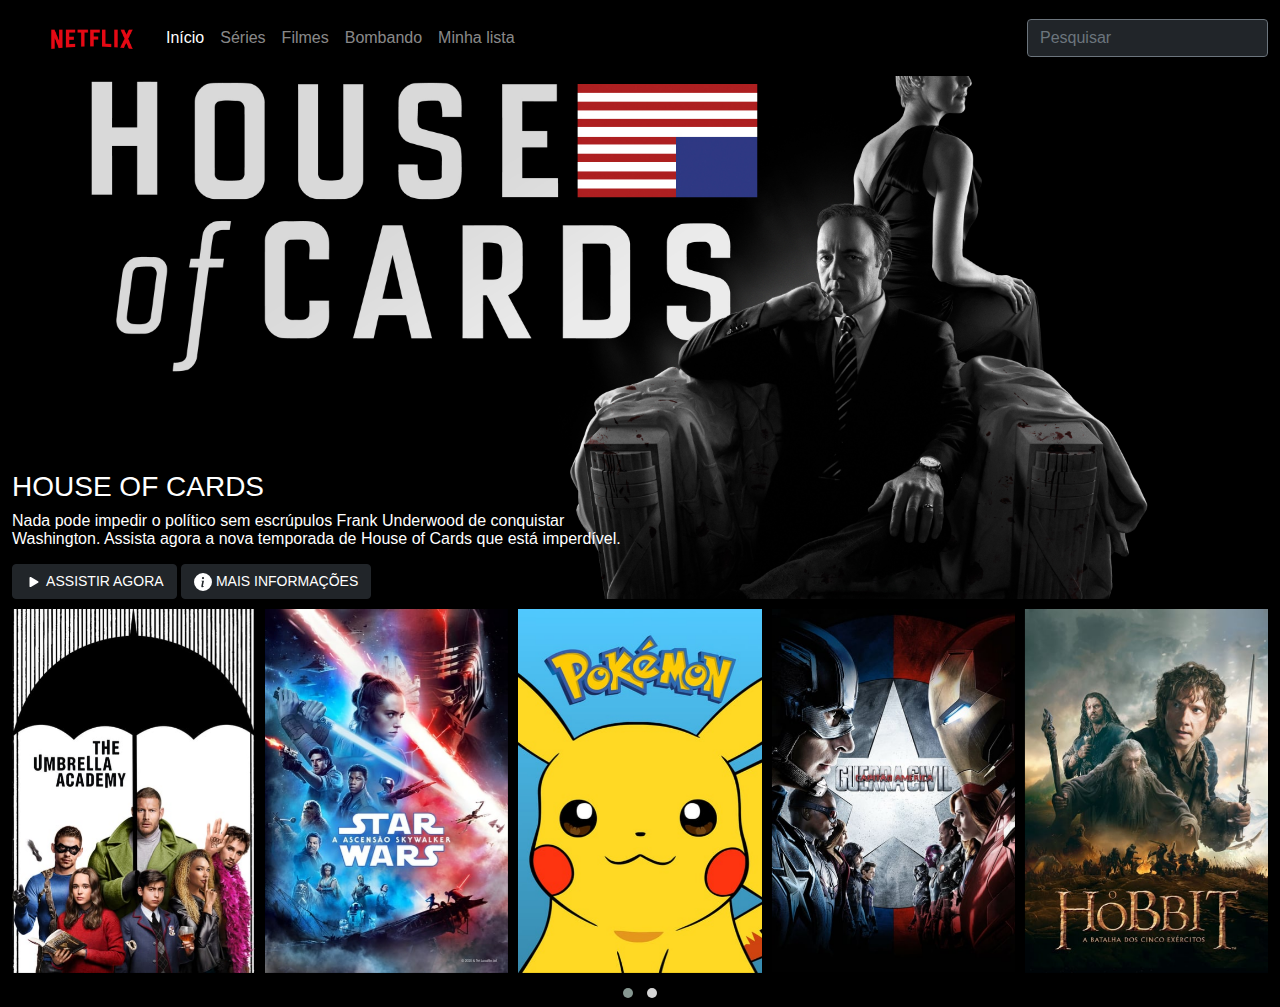
<file: Clone Netflix/index.html>
<!DOCTYPE html>
<html lang="pt-br">
    <head>
        <meta charset="utf-8">
        <title>Início - Netflix</title>
        <link rel="stylesheet" type="text/css" href="bootstrap/bootstrap.min.css">
        <link rel="stylesheet" type="text/css" href="style.css">
        <link rel="stylesheet" href="style/responsive.css">
        <link rel="stylesheet" href="style/owl/owl.carousel.min.css">
        <link rel="stylesheet" href="style/owl/owl.theme.default.min.css">
    </head>
    <header>
        <nav class="navbar fixed-top navbar-expand-md navbar-dark bg-black icone">
            <div class="container-fluid">
                <a class="navbar-brand" href="#">
                    <img src="Imagens/netflix.png" alt="Netflix" height="50px" width="100px">
                </a>
                <div class="collapse navbar-collapse">
                    <ul class="navbar-nav me-auto mb-2 mb-md-0">
                        <li class="nav-item">
                            <a class="nav-link active" aria-current="page" href="#">Início</a>
                        </li>
                        <li class="nav-item">
                            <a class="nav-link" href="#">Séries</a>
                        </li>
                        <li class="nav-item">
                            <a class="nav-link" href="#">Filmes</a>
                        </li>
                        <li class="nav-item">
                            <a class="nav-link" href="#">Bombando</a>
                        </li>
                        <li class="nav-item">
                            <a class="nav-link" href="#">Minha lista</a>
                        </li>
                    </ul>
                    <form class="d=flex">
                        <input type="search" class="form-control me-2 form-control-dark" placeholder="Pesquisar" aria-label="Search">
                    </form>
                </div>      
            </div>
        </nav>
    </header>
    <body>
        <div class="container-fluid bg-dark image">
            <h3 class="filmePrincipal text-white">HOUSE OF CARDS</h3>
            <p class="text-white descricao">Nada pode impedir o político sem escrúpulos Frank Underwood de conquistar Washington. Assista agora a nova temporada de House of Cards que está imperdível. </p>
            <button type="button" class=" btn btn-dark botao"><svg xmlns="http://www.w3.org/2000/svg" width="18" height="18" fill="currentColor" class="bi bi-play-fill" viewBox="0 0 16 16">
                <path d="m11.596 8.697-6.363 3.692c-.54.313-1.233-.066-1.233-.697V4.308c0-.63.692-1.01 1.233-.696l6.363 3.692a.802.802 0 0 1 0 1.393z"/>
            </svg> ASSISTIR AGORA
        </button>
            <button type="button" class="btn btn-dark botao"><svg xmlns="http://www.w3.org/2000/svg" width="18" height="18" fill="currentColor" class="bi bi-info-circle-fill" viewBox="0 0 16 16">
                <path d="M8 16A8 8 0 1 0 8 0a8 8 0 0 0 0 16zm.93-9.412-1 4.705c-.07.34.029.533.304.533.194 0 .487-.07.686-.246l-.088.416c-.287.346-.92.598-1.465.598-.703 0-1.002-.422-.808-1.319l.738-3.468c.064-.293.006-.399-.287-.47l-.451-.081.082-.381 2.29-.287zM8 5.5a1 1 0 1 1 0-2 1 1 0 0 1 0 2z"/>
            </svg> MAIS INFORMAÇÕES
        </button>
        </div>
        <div class="container-fluid bg-black carosel">

            <div class="carrosel-filmes">
                <div class="owl-carousel owl-theme">
                    <div class="item">
                        <img class="box-filme" src="Imagens/mini1.jpg" alt="" srcset="">
                    </div>
                    <div class="item">
                        <img class="box-filme" src="Imagens/mini2.jpg" alt="" srcset="">
                    </div>
                    <div class="item">
                        <img class="box-filme" src="Imagens/mini3.jpg" alt="" srcset="">
                    </div>
                    <div class="item">
                        <img class="box-filme" src="Imagens/mini4.jpg" alt="" srcset="">
                    </div>
                    <div class="item">
                        <img class="box-filme" src="Imagens/mini5.jpg" alt="" srcset="">
                    </div>
                    <div class="item">
                        <img class="box-filme" src="Imagens/mini6.jpg" alt="" srcset="">
                    </div>
                    <div class="item">
                        <img class="box-filme" src="Imagens/mini7.jpg" alt="" srcset="">
                    </div>
                    <div class="item">
                        <img class="box-filme" src="Imagens/mini8.jpg" alt="" srcset="">
                    </div>
                    <div class="item">
                        <img class="box-filme" src="Imagens/mini9.jpg" alt="" srcset="">
                    </div>
                    <div class="item">
                        <img class="box-filme" src="Imagens/mini10.jpg" alt="" srcset="">
                    </div>
                </div>
            </div>
        </div>
        <script src="bootstrap/bootstrap.bundle.min.js"></script>
        <script src="js/owl/jquery.min.js"></script>
        <script src="js/owl/owl.carousel.min.js"></script>
        <script src="js/owl/setup.js"></script>
    </body>
    
</html>
</file>
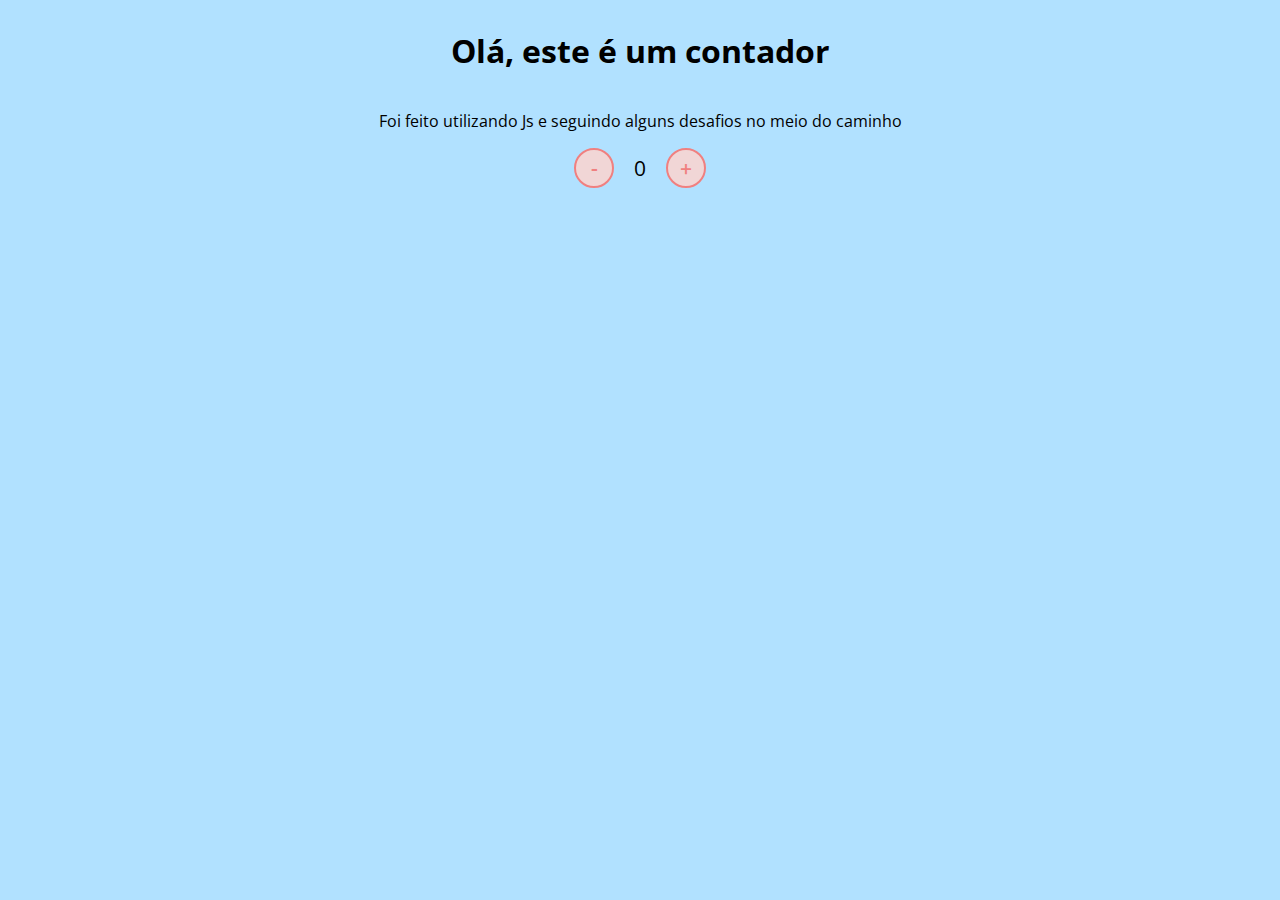
<file: Contador/index.html>
<html lang="pt-br">
    <head>
        <meta charset="UTF-8">
        <meta http-equiv="X-UA-Compatible" content="IE=edge">
        <meta name="viewport" content="width=device-width, initial-scale=1.0">
        <link rel="stylesheet" type="text/css" href="assets/css/style.css">
        <title>Contador</title>
    </head>
    <h1>Olá, este é um contador</h1>
    <p>Foi feito utilizando Js e seguindo alguns desafios no meio do caminho</p>
    <div id="counter">
        <button id="subtrair" name="subtrair">-</button>
        <span id="currentNumber">0</span>
        <button id="adicionar" name="adicionar">+</button>
    </div>
    <body>
        <script src="assets/js/scripts.js"></script>
    </body>
</html>
</file>
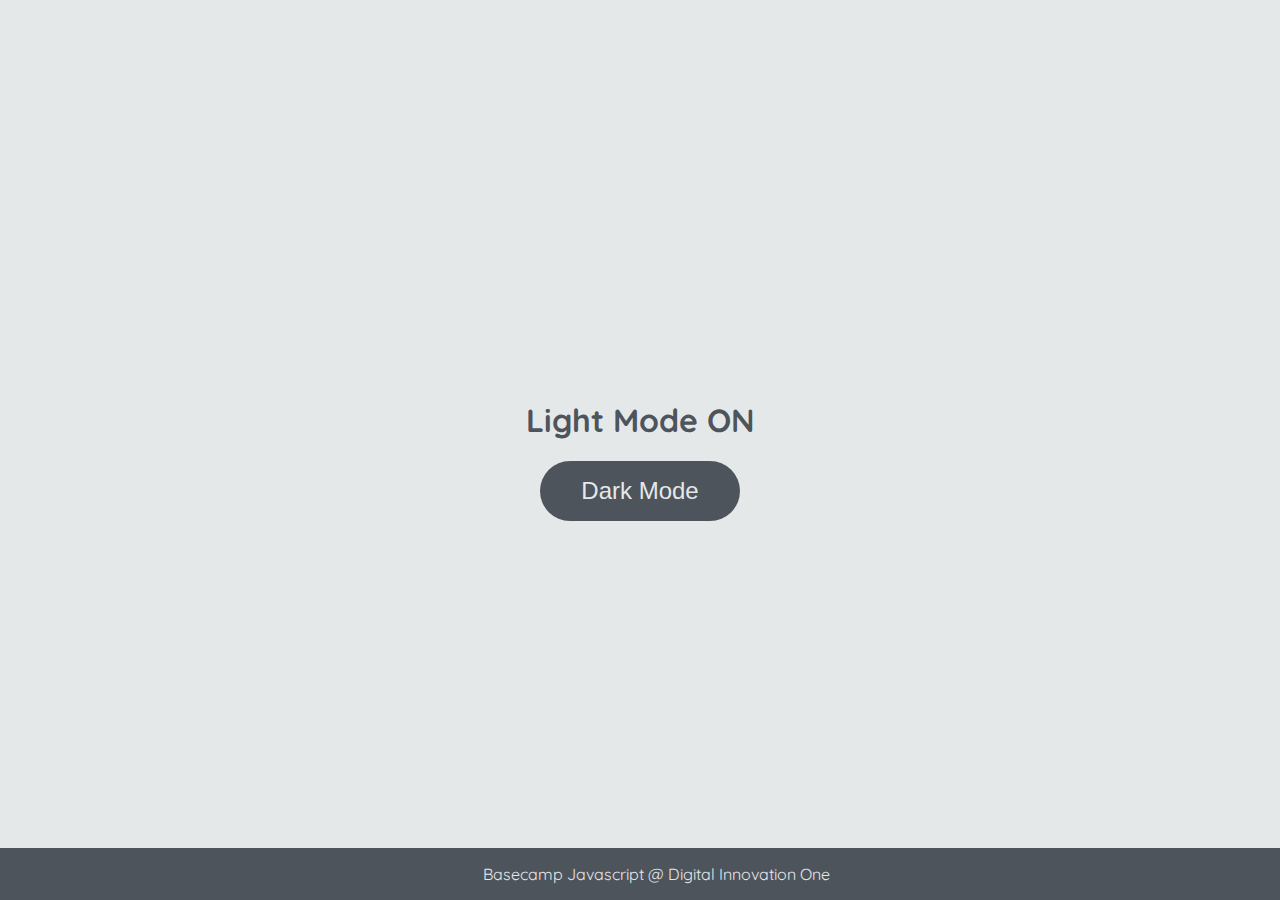
<file: DOM/index.html>
<!DOCTYPE html>
<html lang="pt-br">
	<head>
		<meta charset="UTF-8" />
		<meta http-equiv="X-UA-Compatible" content="IE=edge" />
		<meta name="viewport" content="width=device-width, initial-scale=1.0" />
		<link rel="stylesheet" href="assets/css/style.css" />
		<title>Dark mode and Light Mode</title>
	</head>
	<body>
		<main>
			<h1 id="page-title">Light Mode ON</h1>
			<button aria-label="selecionar-modo" id="mode-selector">Dark Mode</button>
		</main>

		<footer>Basecamp Javascript @ Digital Innovation One</footer>
		<script src="assets/js/scripts.js"></script>
	</body>
</html>
</file>
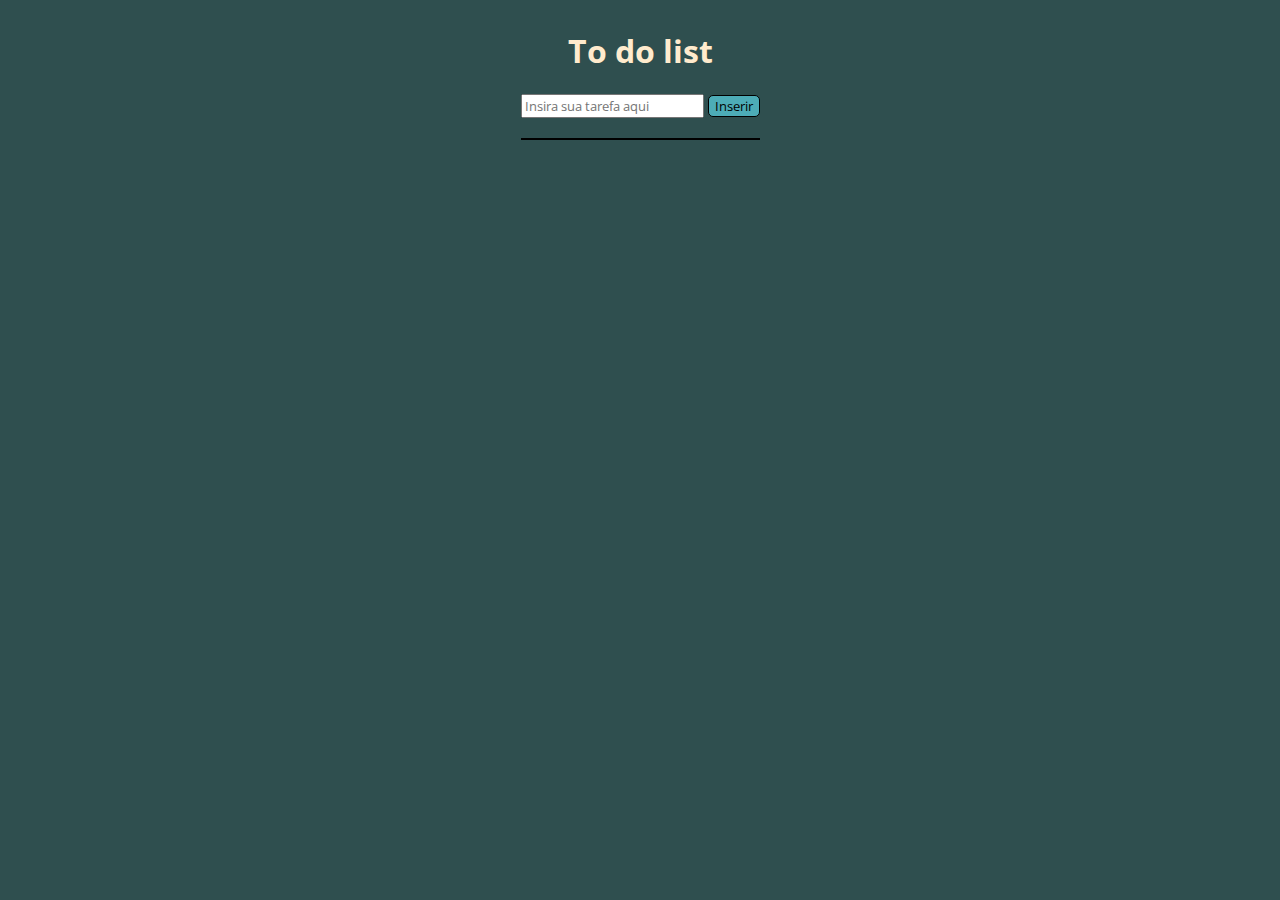
<file: To Do List/index.html>
<!DOCTYPE html>
<html lang="pt-br">
    <head>
        <meta charset="UTF-8">
        <meta http-equiv="X-UA-Compatible" content="IE=edge">
        <meta name="viewport" content="width=device-width, initial-scale=1.0">
        <link rel="stylesheet" type="text/css" href="assets/css/style.css">
        <title>To do List</title>
    </head>
    <body>
        <h1>To do list</h1>
        <div id="list">
            <form id="task-form">
                <input id="task-input" name="tarefa" type="text" placeholder="Insira sua tarefa aqui">
                <button type="submit">Inserir</button>
            </form>
            <div id="tasks"></div>
        </div>
        <script src="assets/js/scripts.js"></script>
    </body>
</html>
</file>
<file: Clone Netflix/style.css>
body{
    font: 16px Arial, sans-serif;
}
.icone{
    padding-left: 30px;
    background-color: black;
}
.form-control-dark{
    color:#fff;
    background-color: var(--bs-dark);
    border-color: var(--bs-gray);
}
.form-control-dark:focus{
    color: #fff;
    background-color: var(--bs-dark);
    border-color: #fff;
    box-shadow: 0 0 0 .25rem rgba(255, 255, 255, .25);
}
.image {
    background-image: url("Imagens/house\ of\ cards.jpg");
    background-size: cover;
    padding-bottom: 240.4;
    padding-top: 70px;
}
.botao{
    font-size: 14px;
}
.filmePrincipal{
    padding-top: 400px;
}
.descricao{
    width: 45%;
}
.carosel{
    padding-top: 10px;
}
</file>
<file: Clone Netflix/style/responsive.css>
@media screen and (max-width:700px){
    header .container{
    display: flex;
    flex-direction: column;
    }

    .botao{
        margin-top: 5px;
        width: 300px;
    }

}

@media screen and (min-width:1000px){
    .descricao{
        width: 50%;
    }
}
</file>
<file: Contador/assets/css/style.css>
@import url('https://fonts.googleapis.com/css2?family=Open+Sans:wght@300;600&display=swap');

* {
    font-family: 'Open Sans', sans-serif;
}

body {
    display: flex;
    align-items: center;
    justify-content: center;
    flex-direction: column;
    background-color: rgb(177, 225, 255);
}

button {
    height: 40px;
    width: 40px;
    border-radius: 50%;
    border: 2px solid lightcoral;
    background-color: rgb(241, 214, 214);
    color: lightcoral;
    font-size: 16pt;
    font-weight: 600;
    text-align: center;
    transition-duration: 0.5s;
}
button:hover{
    background-color: white;
}

#counter {
    display: flex;
}

#currentNumber {
    display: flex;
    align-items: center;
    margin: 0 20px;
    font-size: 16pt;
}
</file>
<file: DOM/assets/css/style.css>
@import url('https://fonts.googleapis.com/css2?family=Quicksand:wght@300;400;600&display=swap');

body {
	background-color: #e5e8e8;
	color: #4e545c;
	margin: 0;
	font-family: 'Quicksand';
    transition: all 500ms linear;
}

body.dark-mode {
	background-color: #000401;
	color: #e5e8e8;
}

main {
	height: 100vh;
	width: 100%;
	display: flex;
	flex-direction: column;
	align-items: center;
	justify-content: center;
}

footer {
	width: 100%;
	background-color: #4e545c;
	padding: 16px;
	color: #e5e8e8;
	position: fixed;
	bottom: 0;
	text-align: center;
	font-weight: 400;
    transition: all 500ms, linear
}

footer.dark-mode {
	background-color: #8d9797;
	color: #000401;
}

button {
	border-radius: 40px;
	font-size: 1.5rem;
	height: 60px;
	width: 200px;
	border: none;
	background-color: #4e545c;
	color: #e5e8e8;
	transition: all 0.5s linear;
}

button:hover {
	background-color: #000401;
}

button.dark-mode {
	background-color: #e5e8e8;
	color: #4e545c;
}

button.dark-mode:hover {
	background-color: #4e545c;
	color: #e5e8e8;
}
</file>
<file: To Do List/assets/css/style.css>
@import url("https://fonts.googleapis.com/css2?family=Open+Sans:wght@300;600&display=swap");

* {
  font-family: "Open Sans", sans-serif;
}

body{
    display: flex;
    align-items: center;
    justify-content: center;
    flex-direction: column;
    background-color: darkslategray;
    color: blanchedalmond;
}

button{
    border: 1px solid black;
    background-color: rgba(97, 234, 252, 0.603);
    border-radius: 5px;

}

#tasks{
    margin-top: 20px;
    border: 1px solid black;
}

.item{
    text-align: center;
}

:checked + label{
    text-decoration: line-through;
    color: gray;
}
</file>
